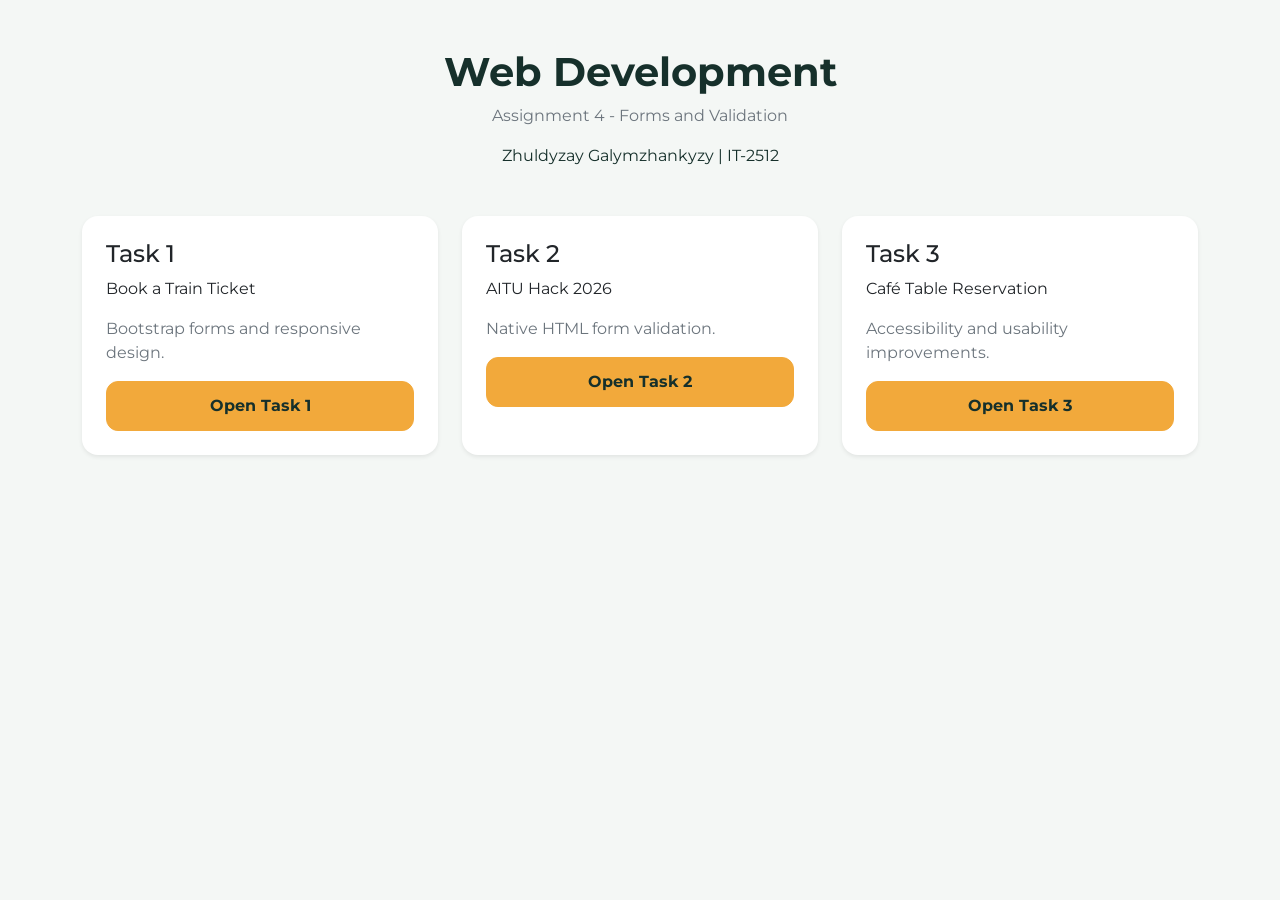
<file: index.html>
<!DOCTYPE html>
<html lang="en">
<head>
  <meta charset="UTF-8">
  <meta name="viewport" content="width=device-width, initial-scale=1.0">
  <title>Assignment 4 | Web Development</title>

  <link href="https://cdn.jsdelivr.net/npm/bootstrap@5.3.8/dist/css/bootstrap.min.css" rel="stylesheet">
  <link href="https://fonts.googleapis.com/css2?family=Montserrat:wght@400;500;600;700&display=swap" rel="stylesheet">
  <link rel="stylesheet" href="style.css">
</head>

<body>
  <main class="container py-5">

    <header class="text-center mb-5">
      <h1 class="fw-bold">Web Development</h1>
      <p class="text-secondary">Assignment 4 - Forms and Validation</p>
      <p>Zhuldyzay Galymzhankyzy | IT-2512</p>
    </header>

    <div class="row g-4">

      <div class="col-md-4">
        <article class="card h-100 shadow-sm border-0 rounded-4">
          <div class="card-body p-4">
            <h2 class="h4">Task 1</h2>
            <p>Book a Train Ticket</p>
            <p class="text-secondary">
              Bootstrap forms and responsive design.
            </p>
            <a href="task1.html" class="btn find-btn w-100">
              Open Task 1
            </a>
          </div>
        </article>
      </div>

      <div class="col-md-4">
        <article class="card h-100 shadow-sm border-0 rounded-4">
          <div class="card-body p-4">
            <h2 class="h4">Task 2</h2>
            <p>AITU Hack 2026</p>
            <p class="text-secondary">
              Native HTML form validation.
            </p>
            <a href="task2.html" class="btn find-btn w-100">
              Open Task 2
            </a>
          </div>
        </article>
      </div>

      <div class="col-md-4">
        <article class="card h-100 shadow-sm border-0 rounded-4">
          <div class="card-body p-4">
            <h2 class="h4">Task 3</h2>
            <p>Café Table Reservation</p>
            <p class="text-secondary">
              Accessibility and usability improvements.
            </p>
            <a href="task3.html" class="btn find-btn w-100">
              Open Task 3
            </a>
          </div>
        </article>
      </div>

    </div>
  </main>
</body>
</html>
</file>
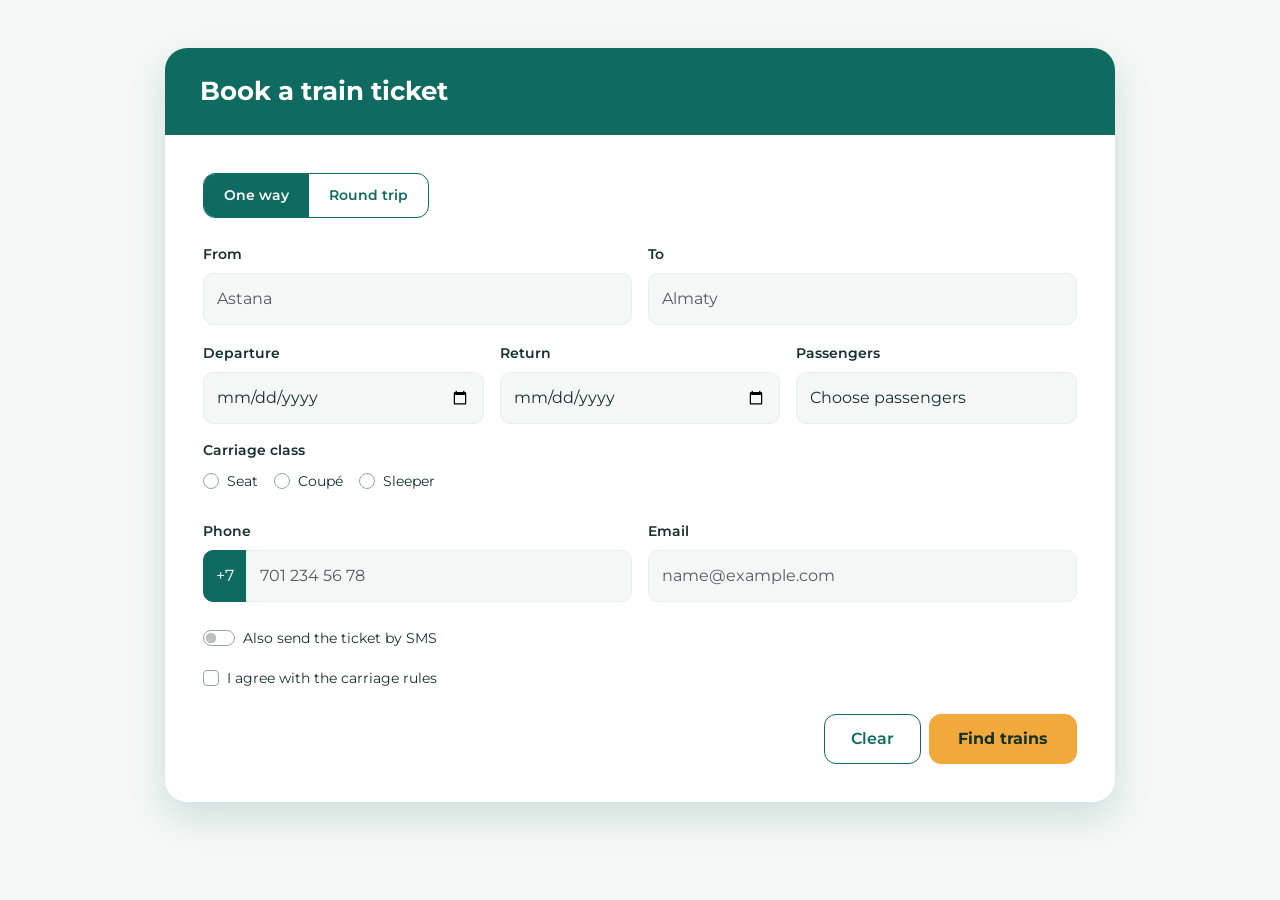
<file: task1.html>
<!DOCTYPE html>
<html lang="en">
<head>
  <meta charset="UTF-8">
  <meta name="viewport" content="width=device-width, initial-scale=1.0">
  <title>Book a Train Ticket</title>

  <link href="https://cdn.jsdelivr.net/npm/bootstrap@5.3.8/dist/css/bootstrap.min.css" rel="stylesheet">
  <link href="https://fonts.googleapis.com/css2?family=Montserrat:wght@400;500;600;700&display=swap" rel="stylesheet">
  <link rel="stylesheet" href="style.css">
</head>

<body class="train-page">

  <main class="container py-5">
    <section class="ticket-card mx-auto">

      <header class="ticket-header">
        <h1>Book a train ticket</h1>
      </header>

      <form class="ticket-form" action="#" method="get">

        
        <fieldset class="mb-4">
          <legend class="visually-hidden">Trip type</legend>

          <div class="trip-options">
            <input class="btn-check" type="radio"
                   name="trip" id="oneway"
                   value="oneway" checked>
            <label class="btn trip-btn" for="oneway">
              One way
            </label>

            <input class="btn-check" type="radio"
                   name="trip" id="roundtrip"
                   value="roundtrip">
            <label class="btn trip-btn" for="roundtrip">
              Round trip
            </label>
          </div>
        </fieldset>

     
        <div class="row g-3 mb-3">
          <div class="col-md-6">
            <label for="from" class="form-label">From</label>
            <input type="text" class="form-control"
                   id="from" name="from"
                   placeholder="Astana" required>
          </div>

          <div class="col-md-6">
            <label for="to" class="form-label">To</label>
            <input type="text" class="form-control"
                   id="to" name="to"
                   placeholder="Almaty" required>
          </div>
        </div>


        <div class="row g-3 mb-3">
          <div class="col-md-4">
            <label for="departure" class="form-label">
              Departure
            </label>
            <input type="date" class="form-control"
                   id="departure" name="departure" required>
          </div>

          <div class="col-md-4">
            <label for="return" class="form-label">
              Return
            </label>
            <input type="date" class="form-control"
                   id="return" name="return">
          </div>

          <div class="col-md-4">
            <label for="passengers" class="form-label">
              Passengers
            </label>
            <select class="form-select"
                    id="passengers" name="passengers"
                    required>
              <option value="" selected disabled>
  Choose passengers
</option>
<option value="1">1 adult</option>
              <option value="2">2 adults</option>
              <option value="3">3 adults</option>
              <option value="4">4 adults</option>
              <option value="5">5 adults</option>
              <option value="6">6 adults</option>
            </select>
          </div>
        </div>

       
        <fieldset class="mb-4">
          <legend class="form-label">Carriage class</legend>

          <div class="d-flex flex-wrap gap-3">
            <div class="form-check">
              <input class="form-check-input" type="radio"
                     name="carriage" id="seat"
                     value="seat" required>
              <label class="form-check-label" for="seat">
                Seat
              </label>
            </div>

            <div class="form-check">
              <input class="form-check-input" type="radio"
                     name="carriage" id="coupe"
                     value="coupe" required>
              <label class="form-check-label" for="coupe">
                Coupé
              </label>
            </div>

            <div class="form-check">
              <input class="form-check-input" type="radio"
                     name="carriage" id="sleeper"
                     value="sleeper" required>
              <label class="form-check-label" for="sleeper">
                Sleeper
              </label>
            </div>
          </div>
        </fieldset>

       
        <div class="row g-3 mb-4">
          <div class="col-md-6">
            <label for="phone" class="form-label">Phone</label>
            <div class="input-group">
              <span class="input-group-text">+7</span>
              <input type="tel" class="form-control"
                     id="phone" name="phone"
                     placeholder="701 234 56 78"
                     required>
            </div>
          </div>

          <div class="col-md-6">
            <label for="email" class="form-label">Email</label>
            <input type="email" class="form-control"
                   id="email" name="email"
                   placeholder="name@example.com" required>
          </div>
        </div>

       
        <div class="form-check form-switch mb-3">
          <input class="form-check-input" type="checkbox"
                 role="switch" id="sms" name="sms">
          <label class="form-check-label" for="sms">
            Also send the ticket by SMS
          </label>
        </div>

        
        <div class="form-check mb-4">
          <input class="form-check-input" type="checkbox"
                 id="agreement" name="agreement" required>
          <label class="form-check-label" for="agreement">
            I agree with the carriage rules
          </label>
        </div>

      
        <div class="ticket-actions d-flex gap-2 justify-content-end">
          <button type="reset" class="btn clear-btn">
            Clear
          </button>
          <button type="submit" class="btn find-btn">
            Find trains
          </button>
        </div>

      </form>
    </section>
  </main>

</body>
</html>
</file>
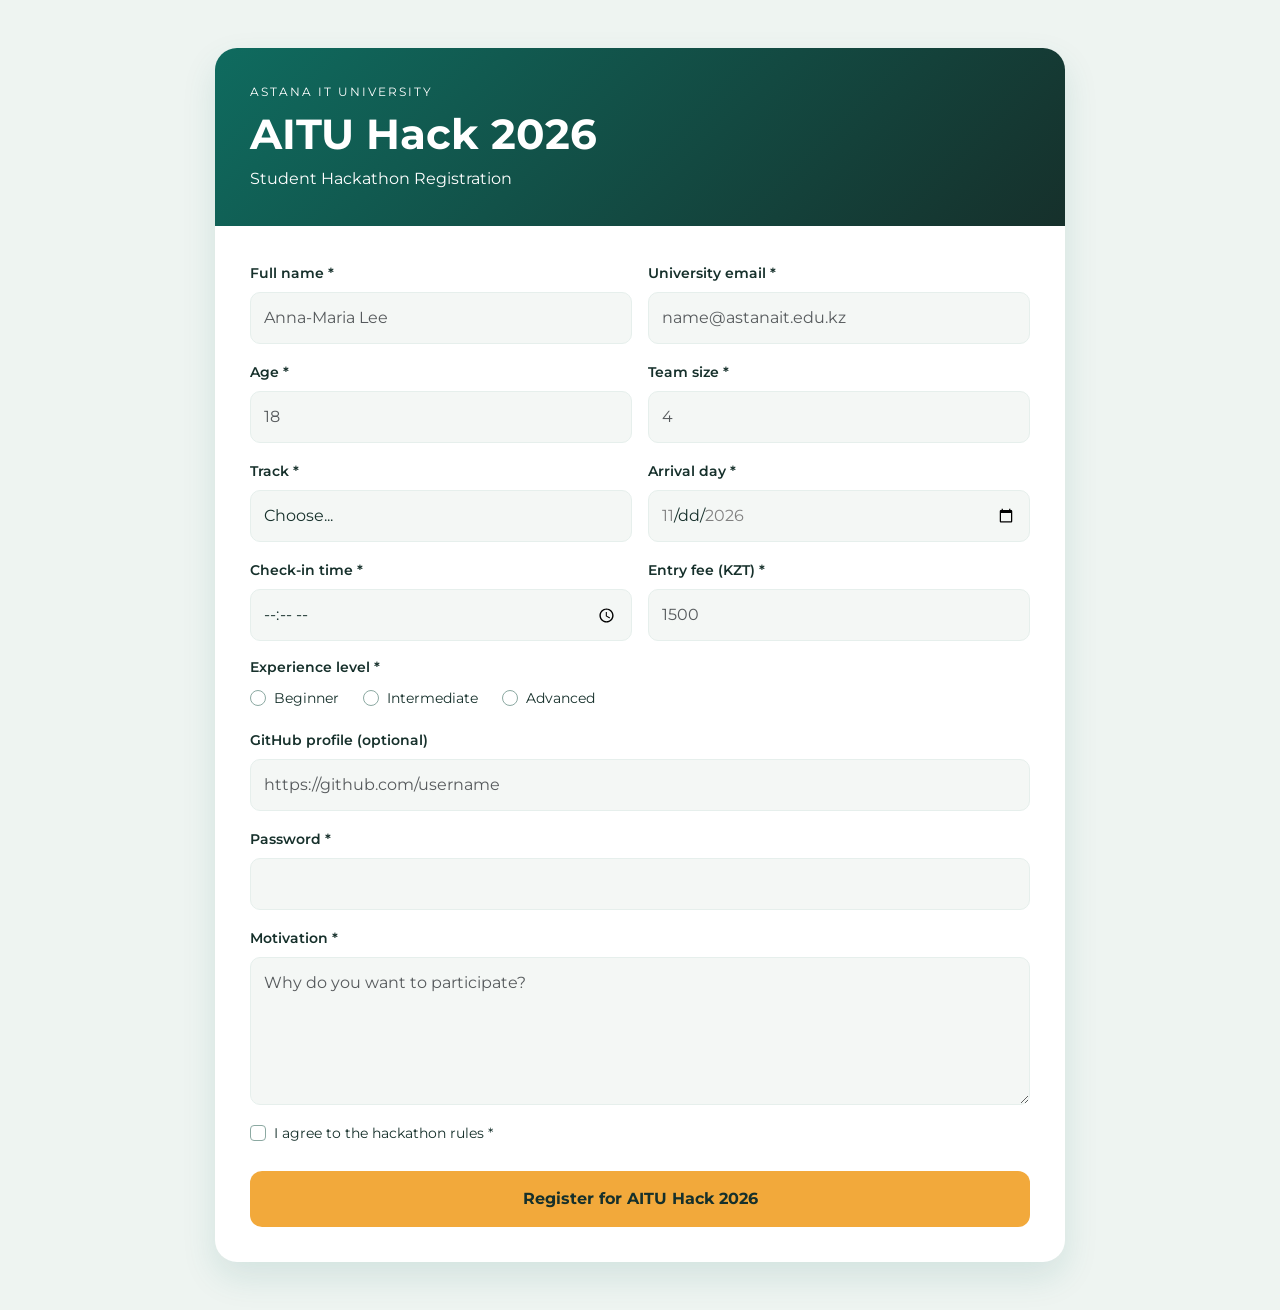
<file: task2.html>
<!DOCTYPE html>
<html lang="en">
<head>
  <meta charset="UTF-8">
  <meta name="viewport" content="width=device-width, initial-scale=1.0">
  <title>AITU Hack 2026 Registration</title>

  <link href="https://cdn.jsdelivr.net/npm/bootstrap@5.3.8/dist/css/bootstrap.min.css" rel="stylesheet">
  <link href="https://fonts.googleapis.com/css2?family=Montserrat:wght@400;500;600;700&display=swap" rel="stylesheet">
  <link rel="stylesheet" href="style.css">
</head>

<body class="hack-page">

<main class="container py-5">
  <section class="hack-card mx-auto">

    <header class="hack-header">
      <p class="mb-2">ASTANA IT UNIVERSITY</p>
      <h1>AITU Hack 2026</h1>
      <p class="mb-0">Student Hackathon Registration</p>
    </header>

    <form class="hack-form" action="#" method="get">

      <div class="row g-3">

        
        <div class="col-md-6">
          <label for="fullname" class="form-label">
            Full name *
          </label>
          <input type="text" class="form-control"
                 id="fullname" name="fullname"
                 minlength="2" maxlength="40"
                 placeholder="Anna-Maria Lee" required>
          <div class="invalid-feedback">
            Enter a name with 2 to 40 characters.
          </div>
        </div>

       
        <div class="col-md-6">
          <label for="universityEmail" class="form-label">
            University email *
          </label>
          <input type="email" class="form-control"
                 id="universityEmail" name="email"
                 placeholder="name@astanait.edu.kz"
                 required>
          <div class="invalid-feedback">
            Enter a valid email address.
          </div>
        </div>


        <div class="col-md-6">
          <label for="age" class="form-label">Age *</label>
          <input type="number" class="form-control"
                 id="age" name="age"
                 min="16" max="30" step="1"
                 placeholder="18" required>
          <div class="invalid-feedback">
            Age must be a whole number from 16 to 30.
          </div>
        </div>

       
        <div class="col-md-6">
          <label for="teamSize" class="form-label">
            Team size *
          </label>
          <input type="number" class="form-control"
                 id="teamSize" name="teamSize"
                 min="1" max="4" step="1"
                 placeholder="4" required>
          <div class="invalid-feedback">
            Team size must be a whole number from 1 to 4.
          </div>
        </div>

    
        <div class="col-md-6">
          <label for="track" class="form-label">
            Track *
          </label>
          <select class="form-select" id="track"
                  name="track" required>
            <option value="" selected>Choose...</option>
            <option value="Web">Web</option>
            <option value="Mobile">Mobile</option>
            <option value="AI">AI</option>
            <option value="GameDev">GameDev</option>
          </select>
          <div class="invalid-feedback">
            Please select a hackathon track.
          </div>
        </div>

       
        <div class="col-md-6">
          <label for="arrival" class="form-label">
            Arrival day *
          </label>
          <input type="date" class="form-control"
                 id="arrival" name="arrival"
                 min="2026-11-20" max="2026-11-22"
                 required>
          <div class="invalid-feedback">
            Choose a date from November 20 to 22, 2026.
          </div>
        </div>

       
        <div class="col-md-6">
          <label for="checkin" class="form-label">
            Check-in time *
          </label>
          <input type="time" class="form-control"
                 id="checkin" name="checkin"
                 min="09:00" max="18:00"
                 step="1800" required>
          <div class="invalid-feedback">
            Choose a time from 09:00 to 18:00
            in 30-minute intervals.
          </div>
        </div>

       
        <div class="col-md-6">
          <label for="fee" class="form-label">
            Entry fee (KZT) *
          </label>
          <input type="number" class="form-control"
                 id="fee" name="fee"
                 min="0" max="5000" step="500"
                 placeholder="1500" required>
          <div class="invalid-feedback">
            Enter 0 to 5000 KZT in steps of 500.
          </div>
        </div>

        
        <fieldset class="col-12">
          <legend class="form-label">
            Experience level *
          </legend>

          <div class="d-flex flex-wrap gap-4">
            <div class="form-check">
              <input class="form-check-input" type="radio"
                     name="experience" id="beginner"
                     value="Beginner" required>
              <label class="form-check-label" for="beginner">
                Beginner
              </label>
            </div>

            <div class="form-check">
              <input class="form-check-input" type="radio"
                     name="experience" id="intermediate"
                     value="Intermediate">
              <label class="form-check-label" for="intermediate">
                Intermediate
              </label>
            </div>

            <div class="form-check">
              <input class="form-check-input" type="radio"
                     name="experience" id="advanced"
                     value="Advanced">
              <label class="form-check-label" for="advanced">
                Advanced
              </label>
            </div>
          </div>
          <div class="invalid-feedback experience-error">
            Select your experience level.
         </div>
        </fieldset>

       
        <div class="col-12">
          <label for="github" class="form-label">
            GitHub profile (optional)
          </label>
          <input type="url" class="form-control"
                 id="github" name="github"
                 placeholder="https://github.com/username">
          <div class="invalid-feedback">
            Enter a full URL starting with https://
          </div>
        </div>

        <div class="col-12">
          <label for="password" class="form-label">
            Password *
          </label>
          <input type="password" class="form-control"
                 id="password" name="password"
                 minlength="8" maxlength="20"
                 autocomplete="new-password" required>
          <div class="invalid-feedback">
            Password must contain 8 to 20 characters.
          </div>
        </div>

        <div class="col-12">
          <label for="motivation" class="form-label">
            Motivation *
          </label>
          <textarea class="form-control"
                    id="motivation" name="motivation"
                    rows="5" minlength="50"
                    maxlength="300"
                    placeholder="Why do you want to participate?"
                    required></textarea>
          <div class="invalid-feedback">
            Write between 50 and 300 characters.
          </div>
        </div>

       
        <div class="col-12">
          <div class="form-check">
            <input class="form-check-input" type="checkbox"
                   id="rules" name="rules" required>
            <label class="form-check-label" for="rules">
              I agree to the hackathon rules *
            </label>
            <div class="invalid-feedback">
              You must agree to the rules.
            </div>
          </div>
        </div>

        
        <div class="col-12 mt-4">
          <button type="submit" class="btn hack-submit w-100">
            Register for AITU Hack 2026
          </button>
        </div>

      </div>
    </form>
  </section>
</main>

</body>
</html>
</file>
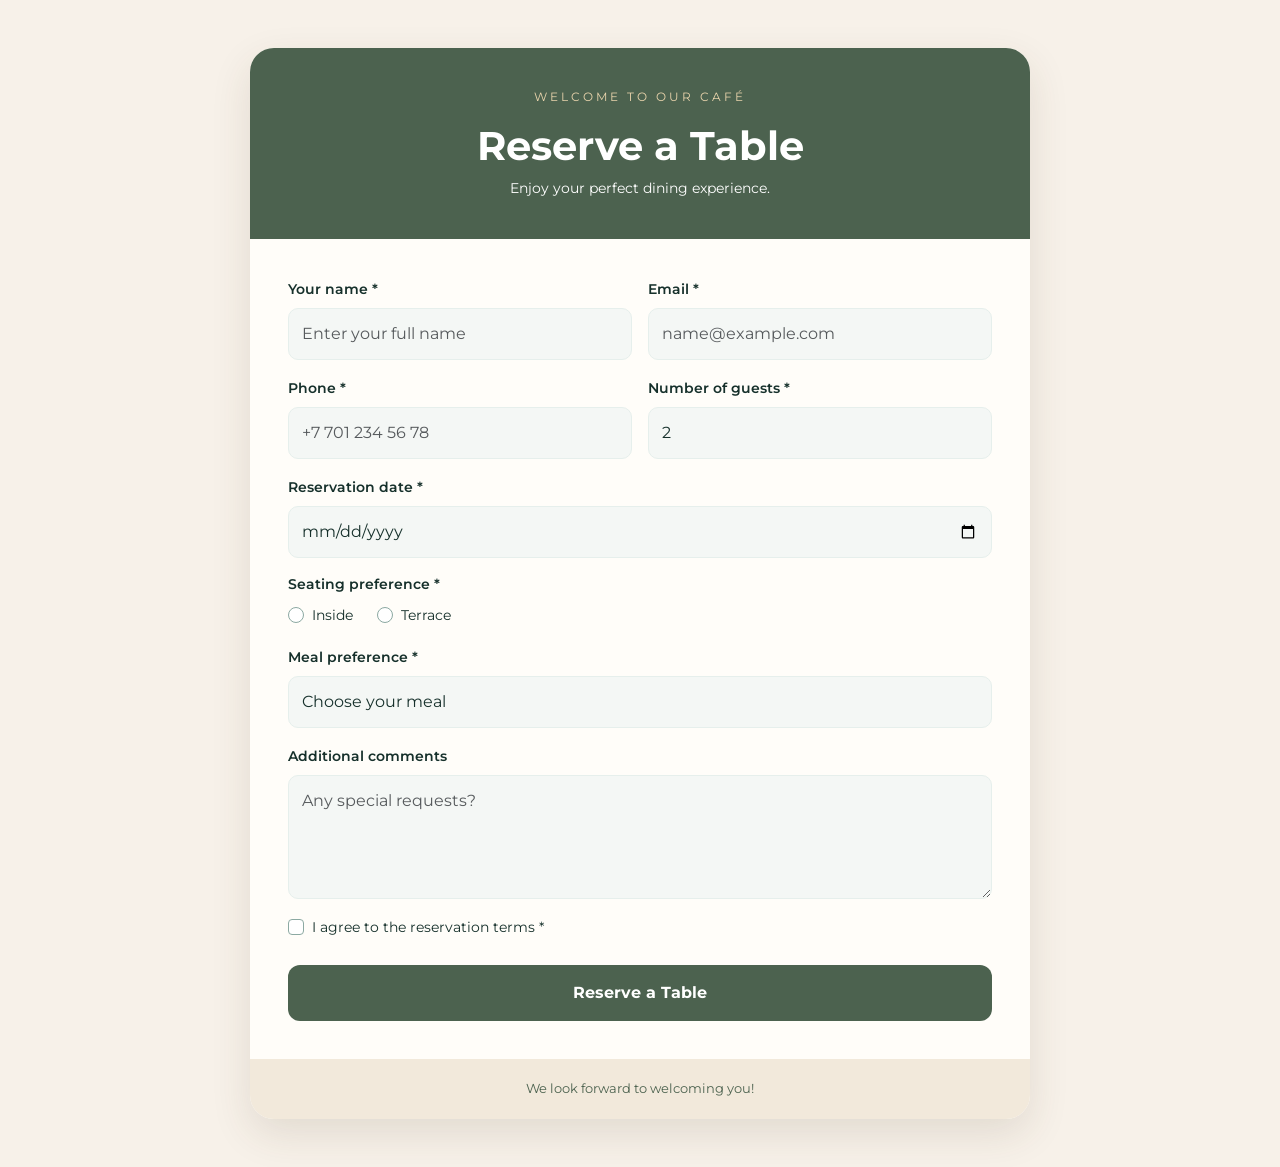
<file: task3.html>
<!DOCTYPE html>
<html lang="en">
<head>
  <meta charset="UTF-8">
  <meta name="viewport" content="width=device-width, initial-scale=1.0">
  <title>Café Table Reservation</title>

  <link href="https://cdn.jsdelivr.net/npm/bootstrap@5.3.8/dist/css/bootstrap.min.css" rel="stylesheet">
  <link href="https://fonts.googleapis.com/css2?family=Montserrat:wght@400;500;600;700&display=swap" rel="stylesheet">
  <link rel="stylesheet" href="style.css">
</head>

<body class="cafe-page">

<main class="container py-5">
  <section class="cafe-card mx-auto">

    <header class="cafe-header text-center">
      <p class="cafe-subtitle">WELCOME TO OUR CAFÉ</p>
      <h1>Reserve a Table</h1>
      <p>Enjoy your perfect dining experience.</p>
    </header>

    <form class="cafe-form" action="#" method="get">

      <div class="row g-3">

        
        <div class="col-md-6">
          <label for="guestName" class="form-label">
            Your name *
          </label>
          <input type="text" class="form-control"
                 id="guestName" name="guestName"
                 placeholder="Enter your full name"
                 autocomplete="name" required>
        </div>

       
        <div class="col-md-6">
          <label for="guestEmail" class="form-label">
            Email *
          </label>
          <input type="email" class="form-control"
                 id="guestEmail" name="guestEmail"
                 placeholder="name@example.com"
                 autocomplete="email" required>
        </div>

      
        <div class="col-md-6">
          <label for="guestPhone" class="form-label">
            Phone *
          </label>
          <input type="tel" class="form-control"
                 id="guestPhone" name="guestPhone"
                 placeholder="+7 701 234 56 78"
                 autocomplete="tel" required>
        </div>

       
        <div class="col-md-6">
          <label for="guests" class="form-label">
            Number of guests *
          </label>
          <input type="number" class="form-control"
                 id="guests" name="guests"
                 min="1" max="20" step="1"
                 value="2" required>
        </div>

       
        <div class="col-12">
          <label for="reservationDate" class="form-label">
            Reservation date *
          </label>
          <input type="date" class="form-control"
                 id="reservationDate" name="reservationDate"
                 required>
        </div>

        
        <fieldset class="col-12">
          <legend class="form-label">
            Seating preference *
          </legend>

          <div class="d-flex flex-wrap gap-4">
            <div class="form-check">
              <input class="form-check-input" type="radio"
                     id="inside" name="seating"
                     value="inside" required>
              <label class="form-check-label" for="inside">
                Inside
              </label>
            </div>

            <div class="form-check">
              <input class="form-check-input" type="radio"
                     id="terrace" name="seating"
                     value="terrace">
              <label class="form-check-label" for="terrace">
                Terrace
              </label>
            </div>
          </div>
        </fieldset>

       
        <div class="col-12">
          <label for="meal" class="form-label">
            Meal preference *
          </label>
          <select class="form-select"
                  id="meal" name="meal" required>
            <option value="" selected disabled>
              Choose your meal
            </option>
            <option value="lunch">Lunch</option>
            <option value="dinner">Dinner</option>
          </select>
        </div>

       
        <div class="col-12">
          <label for="comments" class="form-label">
            Additional comments
          </label>
          <textarea class="form-control"
                    id="comments" name="comments"
                    rows="4"
                    placeholder="Any special requests?"></textarea>
        </div>

       
        <div class="col-12">
          <div class="form-check">
            <input class="form-check-input" type="checkbox"
                   id="terms" name="terms" required>
            <label class="form-check-label" for="terms">
              I agree to the reservation terms *
            </label>
          </div>
        </div>

        
        <div class="col-12 mt-4">
          <button type="submit" class="btn cafe-submit w-100">
            Reserve a Table
          </button>
        </div>

      </div>
    </form>

    <footer class="cafe-footer text-center">
      We look forward to welcoming you!
    </footer>

  </section>
</main>

</body>
</html>
</file>
<file: style.css>
:root {
  --green: #0F6B5F;
  --orange: #F2A93B;
  --dark: #16302B;
  --background: #F4F7F5;
  --soft-green: #E6EFEC;
}

* {
  box-sizing: border-box;
}

body {
  font-family: "Montserrat", sans-serif;
  color: var(--dark);
  background: var(--background);
}








.train-page {
  min-height: 100vh;
}

.ticket-card {
  max-width: 950px;
  background: white;
  border-radius: 22px;
  overflow: hidden;
  box-shadow: 0 15px 35px rgba(15, 107, 95, 0.16);
}

.ticket-header {
  background: var(--green);
  color: white;
  padding: 28px 35px;
}

.ticket-header h1 {
  font-size: 26px;
  font-weight: 700;
  margin: 0;
}

.ticket-form {
  padding: 38px;
}

.form-label,
legend.form-label {
  font-weight: 600;
  font-size: 14px;
  margin-bottom: 8px;
}

.form-control,
.form-select {
  background: var(--background);
  border: 1px solid var(--soft-green);
  border-radius: 10px;
  padding: 13px;
  color: var(--dark);
}

.form-control:focus,
.form-select:focus {
  border-color: var(--green);
  box-shadow: 0 0 0 0.2rem rgba(15, 107, 95, 0.13);
}

.input-group-text {
  background: var(--green);
  color: white;
  border: 1px solid var(--green);
  border-radius: 10px 0 0 10px;
}

.trip-options {
  display: inline-flex;
  border: 1px solid var(--green);
  border-radius: 12px;
  overflow: hidden;
}

.trip-btn {
  padding: 11px 20px;
  border: 0;
  border-radius: 0;
  color: var(--green);
  font-weight: 600;
  font-size: 14px;
}

.btn-check:checked + .trip-btn {
  background: var(--green);
  color: white;
}

.btn-check:focus-visible + .trip-btn {
  outline: 3px solid var(--orange);
  outline-offset: -3px;
}

.form-check-input:checked {
  background-color: var(--green);
  border-color: var(--green);
}

.form-check-input:focus {
  border-color: var(--green);
  box-shadow: 0 0 0 0.2rem rgba(15, 107, 95, 0.2);
}

.form-check-label {
  font-size: 14px;
}

.clear-btn {
  background: white;
  border: 1px solid var(--green);
  color: var(--green);
  border-radius: 12px;
  padding: 12px 26px;
  font-weight: 600;
}

.clear-btn:hover {
  background: var(--soft-green);
  border-color: var(--green);
}

.find-btn {
  background: var(--orange);
  border: 1px solid var(--orange);
  color: var(--dark);
  border-radius: 12px;
  padding: 12px 28px;
  font-weight: 700;
}

.find-btn:hover {
  background: #e89a24;
  border-color: #e89a24;
}


@media (max-width: 575.98px) {
  .train-page .container {
    padding: 15px !important;
  }

  .ticket-card {
    border-radius: 14px;
  }

  .ticket-header {
    padding: 22px;
  }

  .ticket-header h1 {
    font-size: 20px;
  }

  .ticket-form {
    padding: 22px;
  }

  .trip-options {
    display: flex;
  }

  .trip-btn {
    flex: 1;
    text-align: center;
    padding: 11px 8px;
  }

  .ticket-actions {
    flex-direction: column-reverse;
  }

  .ticket-actions .btn {
    width: 100%;
  }
}

.form-check-input {
  border: 1px solid #8ca9a2;
}







.hack-page {
  background: #eef4f1;
  min-height: 100vh;
}

.hack-card {
  max-width: 850px;
  background: white;
  border-radius: 22px;
  overflow: hidden;
  box-shadow: 0 15px 35px rgba(15, 107, 95, 0.12);
}

.hack-header {
  background: linear-gradient(135deg, #0F6B5F, #16302B);
  color: white;
  padding: 35px;
}

.hack-header h1 {
  font-size: clamp(28px, 5vw, 42px);
  font-weight: 700;
}

.hack-header p:first-child {
  letter-spacing: 2px;
  font-size: 12px;
}

.hack-form {
  padding: 35px;
}

.hack-submit {
  background: var(--orange);
  color: var(--dark);
  border-radius: 12px;
  padding: 15px;
  font-weight: 700;
}

.hack-submit:hover {
  background: #e89a24;
}


.hack-form .form-control:user-invalid,
.hack-form .form-select:user-invalid,
.hack-form .form-check-input:user-invalid {
  border-color: #dc3545;
}

.hack-form .form-control:user-invalid ~ .invalid-feedback,
.hack-form .form-select:user-invalid ~ .invalid-feedback,
.hack-form .form-check-input:user-invalid ~ .invalid-feedback {
  display: block;
}

.hack-form .form-control:user-valid,
.hack-form .form-select:user-valid {
  border-color: #198754;
}

@media (max-width: 575.98px) {
  .hack-header {
    padding: 25px;
  }

  .hack-form {
    padding: 22px;
  }
}

.hack-form fieldset:has(input:user-invalid)
.experience-error {
  display: block;
  color: #dc3545;
}






.cafe-page {
  min-height: 100vh;
  background: #f7f1e9;
}

.cafe-card {
  max-width: 780px;
  background: #fffdf9;
  border-radius: 24px;
  overflow: hidden;
  box-shadow: 0 15px 40px rgba(75, 55, 35, 0.12);
}

.cafe-header {
  background: #4c624f;
  color: white;
  padding: 40px 25px;
}

.cafe-header h1 {
  font-size: clamp(28px, 5vw, 40px);
  font-weight: 700;
}

.cafe-subtitle {
  font-size: 12px;
  letter-spacing: 3px;
  color: #e9d4ac;
}

.cafe-header p:last-child {
  margin-bottom: 0;
  font-size: 14px;
}

.cafe-form {
  padding: 38px;
}

.cafe-page .form-control:focus,
.cafe-page .form-select:focus {
  border-color: #4c624f;
  box-shadow: 0 0 0 0.2rem rgba(76, 98, 79, 0.15);
}

.cafe-page .form-check-input:checked {
  background-color: #4c624f;
  border-color: #4c624f;
}

.cafe-submit {
  background: #4c624f;
  color: white;
  border-radius: 12px;
  padding: 15px;
  font-weight: 700;
}

.cafe-submit:hover {
  background: #344a37;
  color: white;
}

.cafe-footer {
  padding: 20px;
  background: #f2e9db;
  color: #4c624f;
  font-size: 13px;
}

@media (max-width: 575.98px) {
  .cafe-form {
    padding: 22px;
  }

  .cafe-header {
    padding: 30px 20px;
  }
}
</file>
